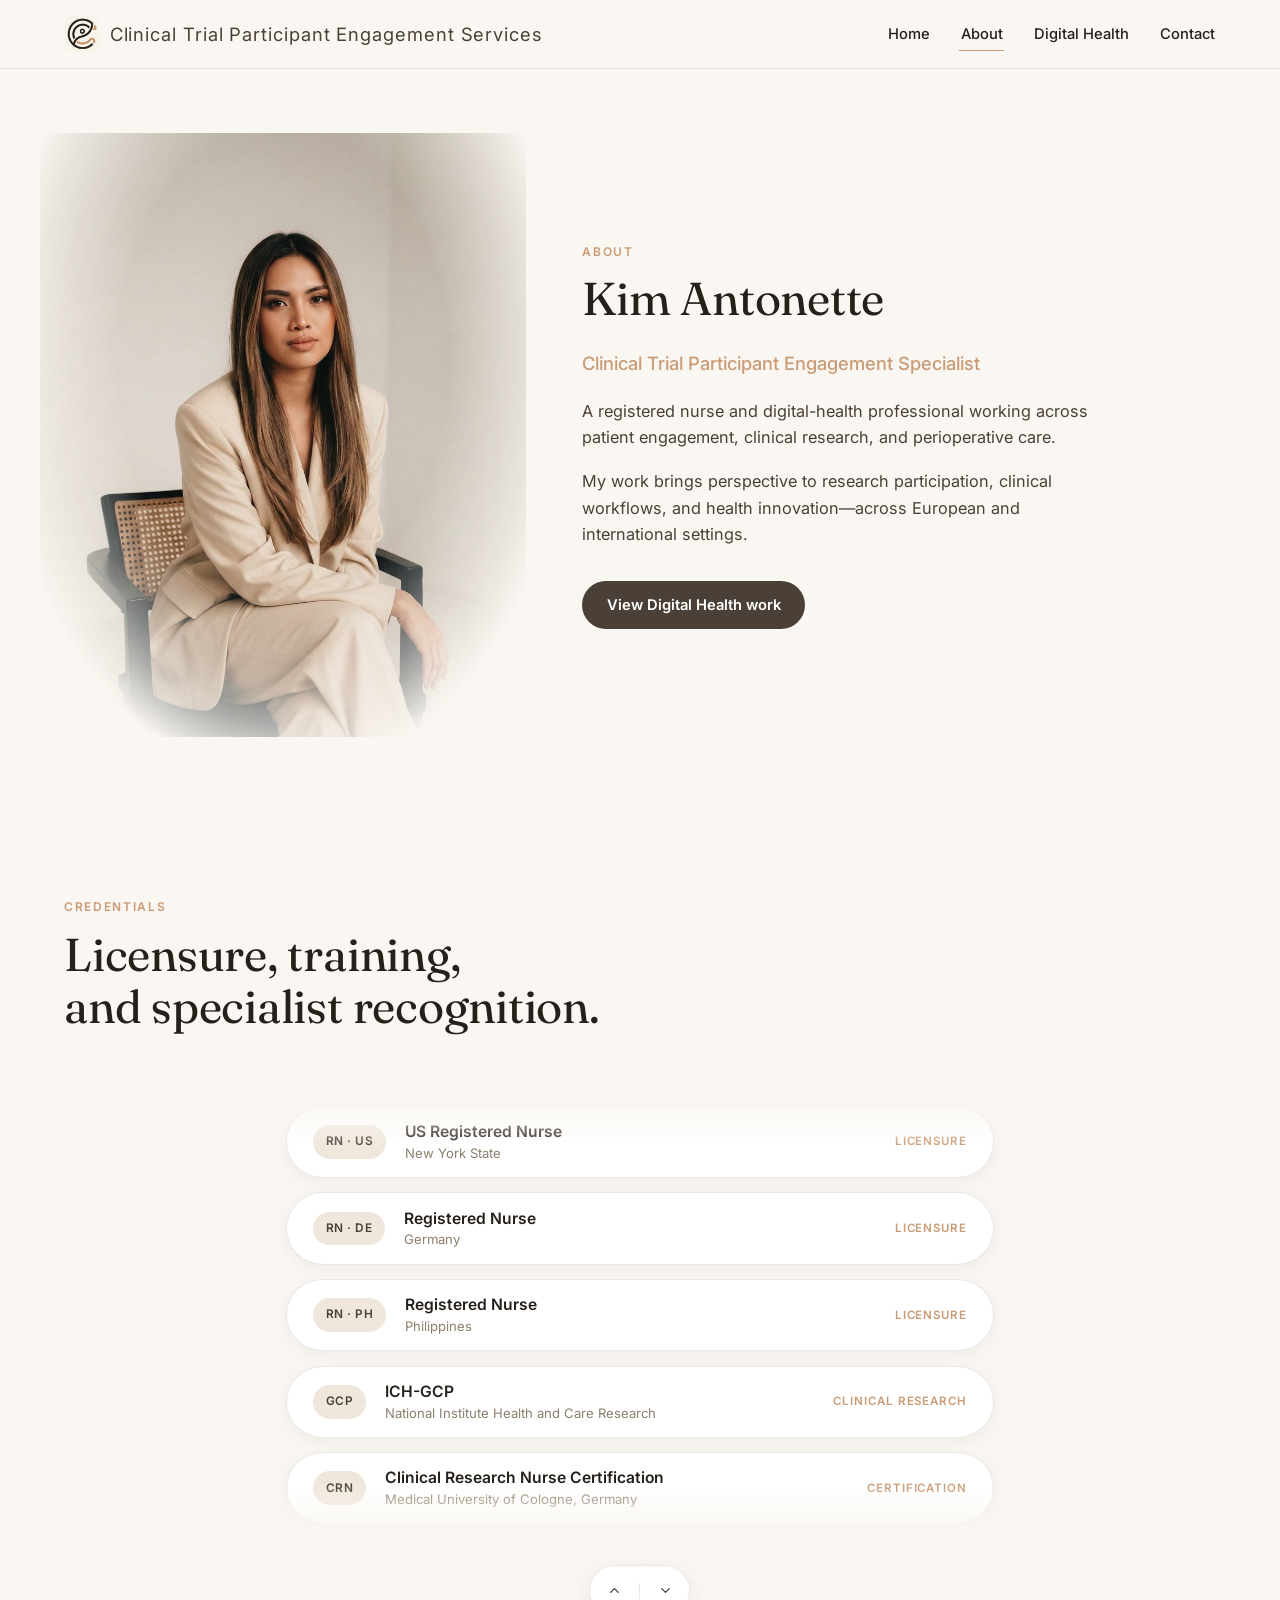
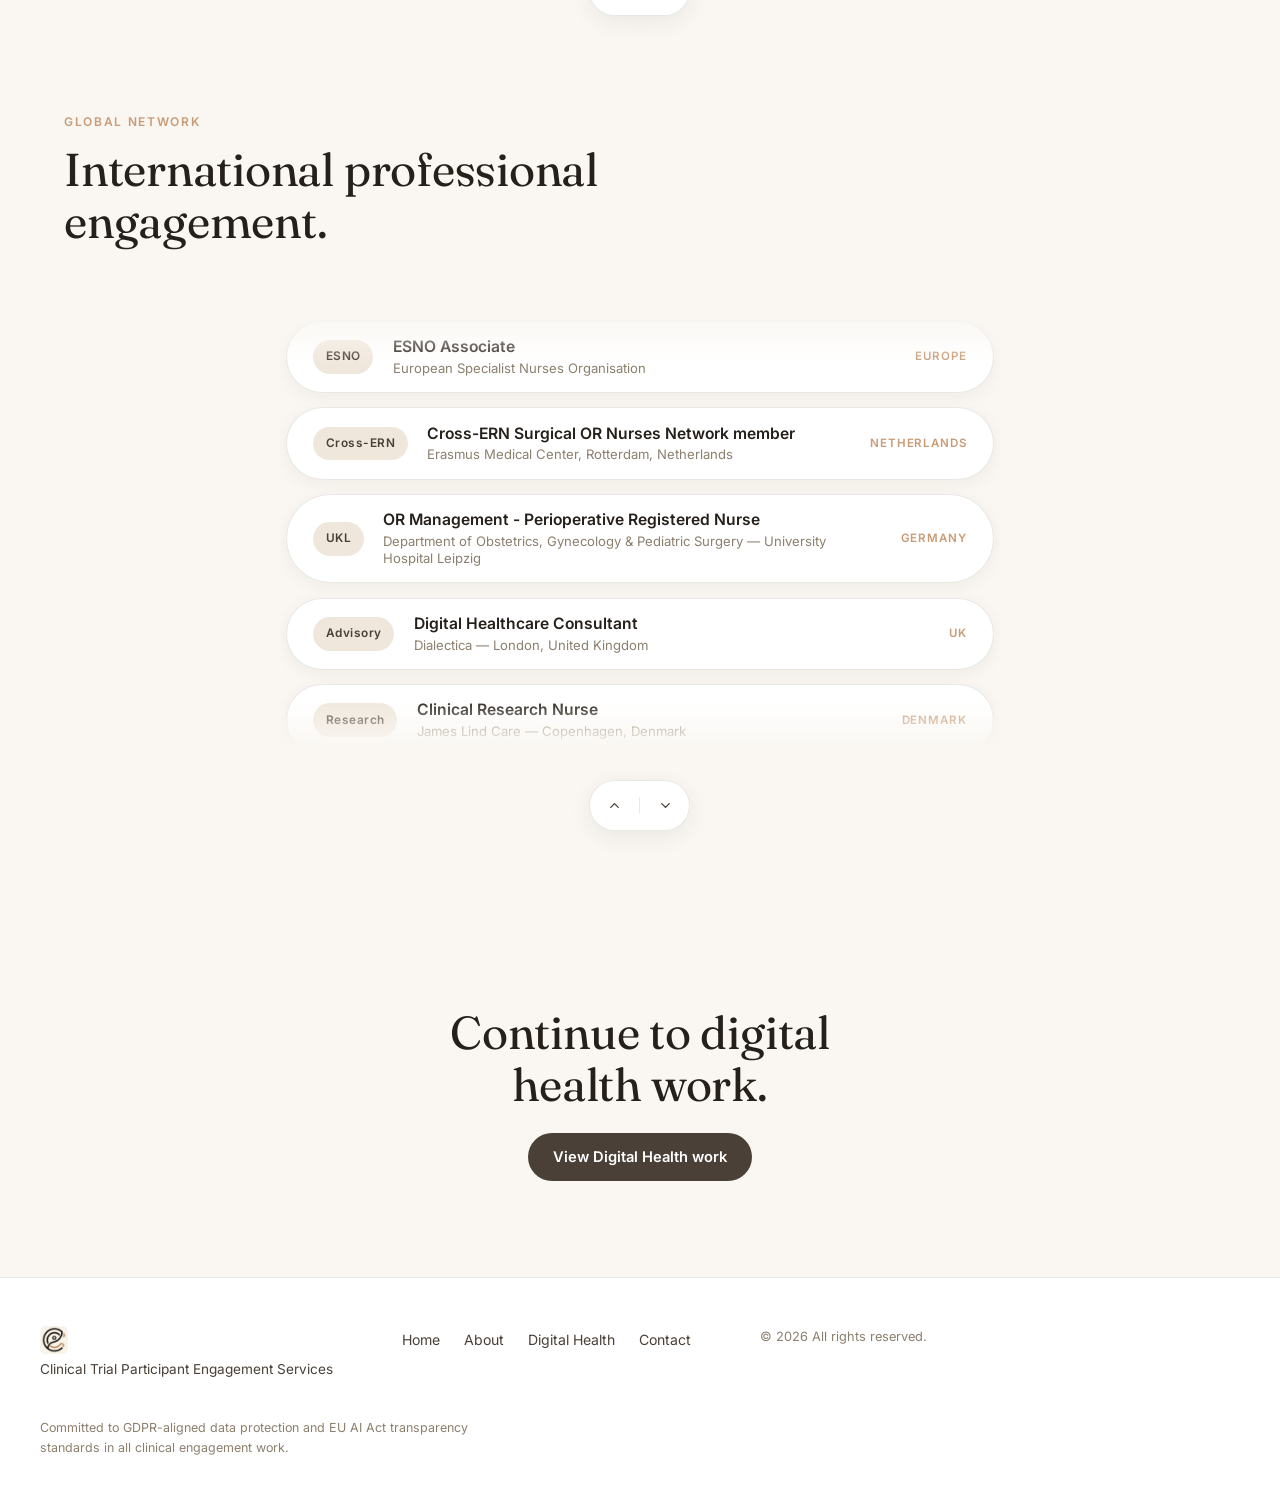
<file: about.html>
<!DOCTYPE html>
<html lang="en">
<head>
<meta charset="UTF-8">
<meta name="viewport" content="width=device-width, initial-scale=1.0">
<title>About — Clinical Trial Participant Engagement Services</title>
<meta name="description" content="A registered nurse and digital-health professional working across patient engagement, clinical research, and perioperative care.">
<link rel="preconnect" href="https://fonts.googleapis.com">
<link rel="preconnect" href="https://fonts.gstatic.com" crossorigin>
<link href="https://fonts.googleapis.com/css2?family=Fraunces:ital,wght@0,300;0,400;0,500;1,400&family=Inter:wght@400;500;600&display=swap" rel="stylesheet">
<link rel="icon" href="assets/images/favicon-mark-crop.png" type="image/png">
<link rel="stylesheet" href="styles/main.css">
<link rel="stylesheet" href="styles/photo-fade.css">
<style>.wordmark-sub{font-size:115%;}</style>
</head>
<body>

<a class="skip-link" href="#main">Skip to content</a>

<header class="site-header" data-reveal>
  <div class="header-inner">
    <a href="index.html" class="wordmark-link" aria-label="Clinical Trial Participant Engagement Services — home">
      <img src="assets/images/favicon-mark-crop.png" alt="" class="header-logo-icon" width="36" height="36">
      <span class="wordmark-text">
        <span class="wordmark-sub">Clinical Trial Participant Engagement Services</span>
      </span>
    </a>
    <button class="nav-toggle" id="navToggle" aria-expanded="false" aria-controls="primaryNav" aria-label="Open menu">
      <span></span><span></span><span></span>
    </button>
    <nav class="primary-nav" id="primaryNav" aria-label="Primary">
      <ul>
        <li><a href="index.html">Home</a></li>
        <li><a href="about.html" aria-current="page">About</a></li>
        <li><a href="digital-health.html">Digital Health</a></li>
        <li><a href="contact.html">Contact</a></li>
      </ul>
    </nav>
  </div>
</header>

<main id="main">

  <section class="about-hero">
    <div class="about-hero-inner">
      <div class="about-portrait" data-reveal>
        <img src="assets/images/about-photo-palette.png" alt="Portrait of Kim Antonette, Clinical Trial Participant Engagement Specialist" width="640" height="800" loading="eager">
      </div>

      <div class="about-intro" data-reveal>
        <p class="overline">About</p>
        <h2>Kim Antonette</h2>
        <p class="role-descriptor">Clinical Trial Participant Engagement Specialist</p>
        <p class="bio">A registered nurse and digital-health professional working across patient engagement, clinical research, and perioperative care.</p>
        <p class="bio">My work brings perspective to research participation, clinical workflows, and health innovation—across European and international settings.</p>
        <a class="btn btn-primary" href="digital-health.html">View Digital Health work</a>
      </div>
    </div>
  </section>

  <section class="credentials-section">
    <div class="section-head" data-reveal>
      <p class="overline">Credentials</p>
      <h2>Licensure, training,<br>and specialist recognition.</h2>
    </div>

    <div class="credentials-carousel-wrap" data-reveal>
      <div class="credentials-stack" id="credentialsStack">

        <div class="cred-card">
          <div class="cred-badge">RN · US</div>
          <div class="cred-info">
            <h3>US Registered Nurse</h3>
            <p class="cred-sub">New York State</p>
          </div>
          <span class="cred-category">Licensure</span>
        </div>

        <div class="cred-card">
          <div class="cred-badge">RN · DE</div>
          <div class="cred-info">
            <h3>Registered Nurse</h3>
            <p class="cred-sub">Germany</p>
          </div>
          <span class="cred-category">Licensure</span>
        </div>

        <div class="cred-card">
          <div class="cred-badge">RN · PH</div>
          <div class="cred-info">
            <h3>Registered Nurse</h3>
            <p class="cred-sub">Philippines</p>
          </div>
          <span class="cred-category">Licensure</span>
        </div>

        <div class="cred-card">
          <div class="cred-badge">GCP</div>
          <div class="cred-info">
            <h3>ICH-GCP</h3>
            <p class="cred-sub">National Institute Health and Care Research</p>
          </div>
          <span class="cred-category">Clinical Research</span>
        </div>

        <div class="cred-card">
          <div class="cred-badge">CRN</div>
          <div class="cred-info">
            <h3>Clinical Research Nurse Certification</h3>
            <p class="cred-sub">Medical University of Cologne, Germany</p>
          </div>
          <span class="cred-category">Certification</span>
        </div>

        <div class="cred-card">
          <div class="cred-info">
            <h3>German · English · Tagalog</h3>
          </div>
          <span class="cred-category">Language</span>
        </div>

        <div class="cred-card">
          <div class="cred-badge">MSc</div>
          <div class="cred-info">
            <h3>Master of Science Entrepreneurship in Digital Health</h3>
            <p class="cred-sub">Medical University of Graz, Austria</p>
          </div>
          <span class="cred-category">Education</span>
        </div>

        <div class="cred-card">
          <div class="cred-badge">BSN</div>
          <div class="cred-info">
            <h3>Bachelor of Science in Nursing</h3>
            <p class="cred-sub">Centro Escolar University, Philippines</p>
          </div>
          <span class="cred-category">Education</span>
        </div>

        <div class="cred-card">
          <div class="cred-badge">UX</div>
          <div class="cred-info">
            <h3>Design Thinking &amp; Fast Prototyping</h3>
            <p class="cred-sub">Medical University of Lodz, Poland</p>
          </div>
          <span class="cred-category">Specialist</span>
        </div>

        <div class="cred-card">
          <div class="cred-badge">R&amp;D</div>
          <div class="cred-info">
            <h3>Medical Research &amp; Development</h3>
            <p class="cred-sub">EURORDIS-Rare Diseases Europe</p>
          </div>
          <span class="cred-category">Research</span>
        </div>

      </div>

      <div class="stack-controls">
        <button type="button" id="prevCredBtn" aria-label="Previous credential">
          <svg viewBox="0 0 24 24"><polyline points="18 15 12 9 6 15"></polyline></svg>
        </button>
        <span class="stack-controls-divider"></span>
        <button type="button" id="nextCredBtn" aria-label="Next credential">
          <svg viewBox="0 0 24 24"><polyline points="6 9 12 15 18 9"></polyline></svg>
        </button>
      </div>
    </div>

    <!-- International Professional Engagement as matching Revolving Stack -->
    <div class="section-head" data-reveal style="margin-top: 5rem; padding: 0;">
      <p class="overline">Global Network</p>
      <h2>International professional<br>engagement.</h2>
    </div>

    <div class="credentials-carousel-wrap" data-reveal>
      <div class="credentials-stack" id="engagementStack">

        <div class="cred-card">
          <div class="cred-badge">ESNO</div>
          <div class="cred-info">
            <h3>ESNO Associate</h3>
            <p class="cred-sub">European Specialist Nurses Organisation</p>
          </div>
          <span class="cred-category">Europe</span>
        </div>

        <div class="cred-card">
          <div class="cred-badge">Cross-ERN</div>
          <div class="cred-info">
            <h3>Cross-ERN Surgical OR Nurses Network member</h3>
            <p class="cred-sub">Erasmus Medical Center, Rotterdam, Netherlands</p>
          </div>
          <span class="cred-category">Netherlands</span>
        </div>

        <div class="cred-card">
          <div class="cred-badge">UKL</div>
          <div class="cred-info">
            <h3>OR Management - Perioperative Registered Nurse</h3>
            <p class="cred-sub">Department of Obstetrics, Gynecology &amp; Pediatric Surgery — University Hospital Leipzig</p>
          </div>
          <span class="cred-category">Germany</span>
        </div>

        <div class="cred-card">
          <div class="cred-badge">Advisory</div>
          <div class="cred-info">
            <h3>Digital Healthcare Consultant</h3>
            <p class="cred-sub">Dialectica — London, United Kingdom</p>
          </div>
          <span class="cred-category">UK</span>
        </div>

        <div class="cred-card">
          <div class="cred-badge">Research</div>
          <div class="cred-info">
            <h3>Clinical Research Nurse</h3>
            <p class="cred-sub">James Lind Care — Copenhagen, Denmark</p>
          </div>
          <span class="cred-category">Denmark</span>
        </div>

      </div>

      <div class="stack-controls">
        <button type="button" id="prevEngBtn" aria-label="Previous engagement">
          <svg viewBox="0 0 24 24"><polyline points="18 15 12 9 6 15"></polyline></svg>
        </button>
        <span class="stack-controls-divider"></span>
        <button type="button" id="nextEngBtn" aria-label="Next engagement">
          <svg viewBox="0 0 24 24"><polyline points="6 9 12 15 18 9"></polyline></svg>
        </button>
      </div>
    </div>
  </section>

  <section class="closing-cta closing-cta-quiet" data-reveal>
    <div class="closing-inner">
      <h2>Continue to digital<br>health work.</h2>
      <a class="btn btn-primary" href="digital-health.html">View Digital Health work</a>
    </div>
  </section>

</main>

<footer class="site-footer">
  <div class="footer-inner">
    <div class="footer-brand">
      <div class="footer-brand-top">
        <img src="assets/images/favicon-mark-crop.png" alt="" class="footer-logo-icon" width="28" height="28">
      </div>
      <p>Clinical Trial Participant Engagement Services</p>
    </div>
    <nav aria-label="Footer">
      <ul>
        <li><a href="index.html">Home</a></li>
        <li><a href="about.html">About</a></li>
        <li><a href="digital-health.html">Digital Health</a></li>
        <li><a href="contact.html">Contact</a></li>
      </ul>
    </nav>
    <p class="footer-note">&copy; <span id="year"></span> All rights reserved.</p>
    <p class="footer-compliance">Committed to GDPR-aligned data protection and EU AI Act transparency standards in all clinical engagement work.</p>
  </div>
</footer>

<script src="scripts/main.js"></script>
</body>
</html>
</file>
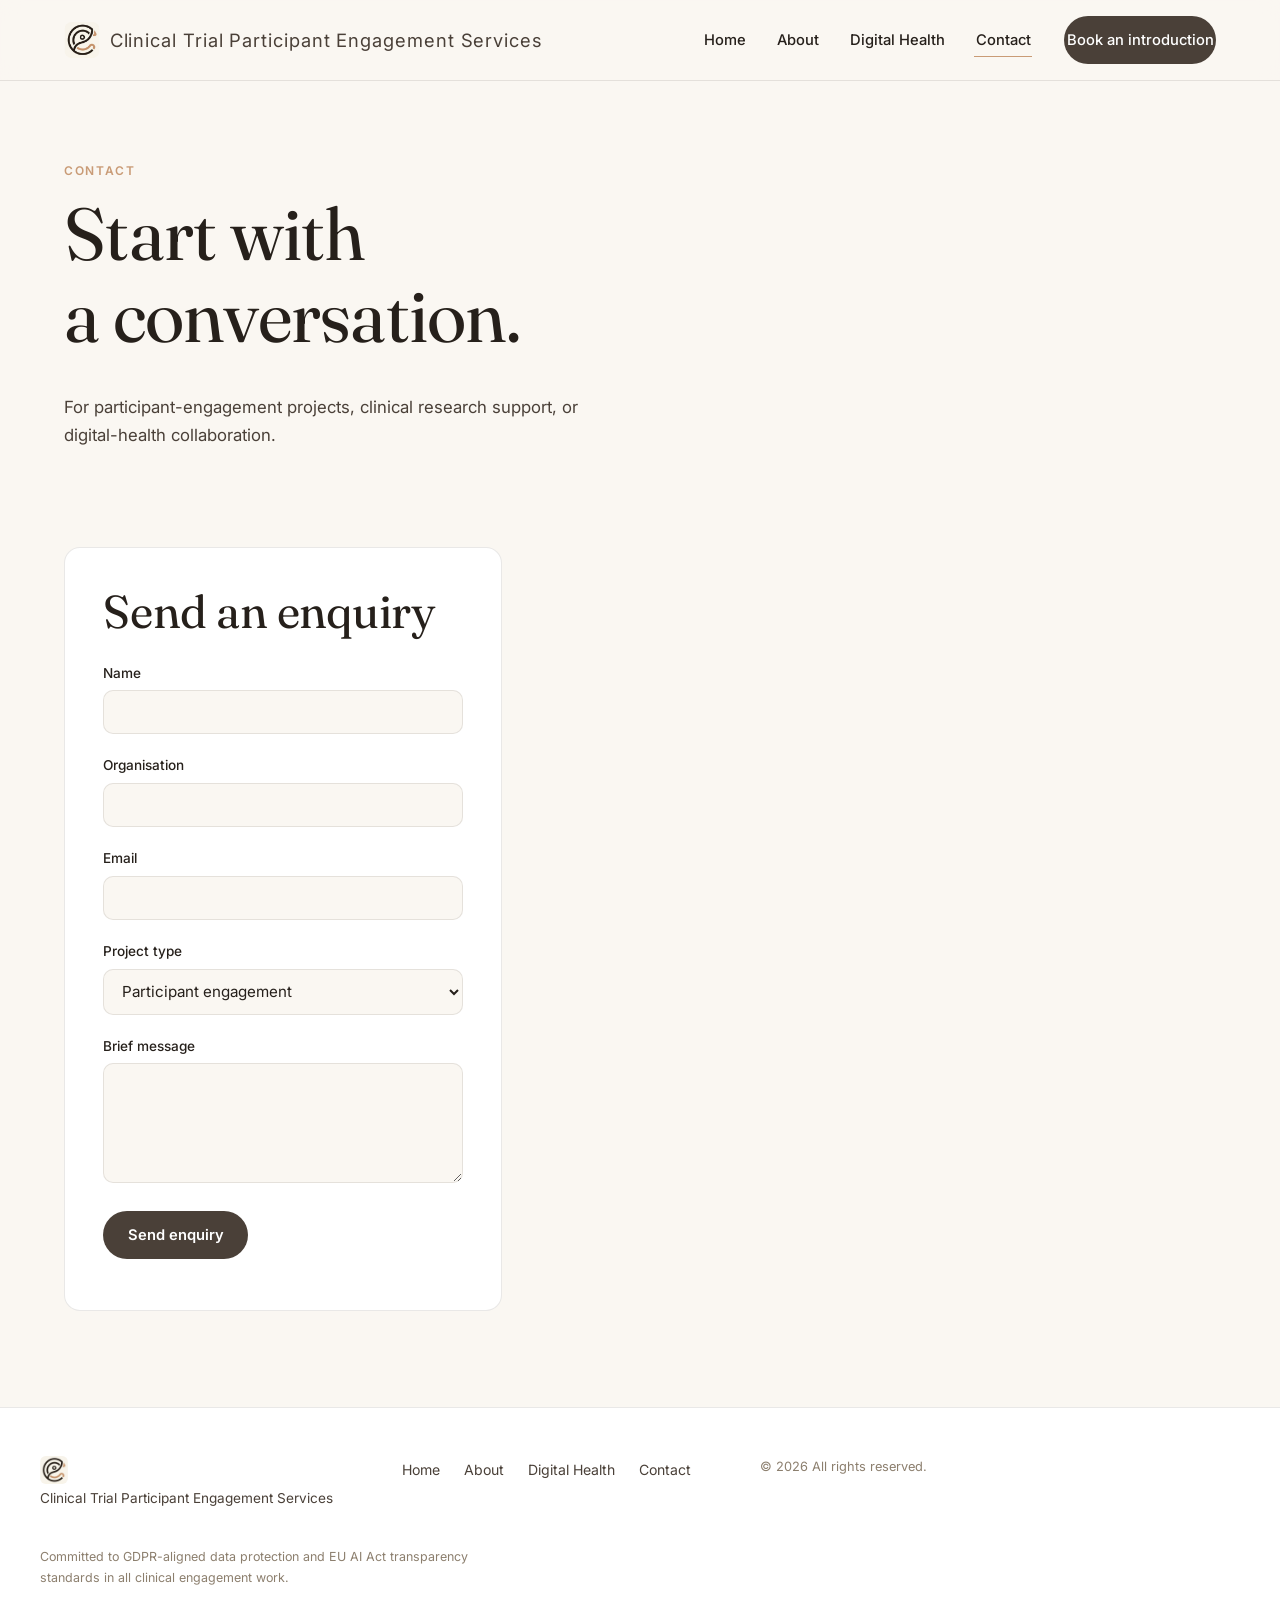
<file: contact.html>
<!DOCTYPE html>
<html lang="en">
<head>
<meta charset="UTF-8">
<meta name="viewport" content="width=device-width, initial-scale=1.0">
<title>Contact — Clinical Trial Participant Engagement Services</title>
<meta name="description" content="Start a conversation about participant engagement, clinical research support, or digital-health collaboration.">
<link rel="preconnect" href="https://fonts.googleapis.com">
<link rel="preconnect" href="https://fonts.gstatic.com" crossorigin>
<link href="https://fonts.googleapis.com/css2?family=Fraunces:ital,wght@0,300;0,400;0,500;1,400&family=Inter:wght@400;500;600&display=swap" rel="stylesheet">
<link rel="icon" href="assets/images/favicon-mark-crop.png" type="image/png">
<link rel="stylesheet" href="styles/main.css">
<style>.wordmark-sub{font-size:115%;}</style>
</head>
<body>

<a class="skip-link" href="#main">Skip to content</a>

<header class="site-header" data-reveal>
  <div class="header-inner">
    <a href="index.html" class="wordmark-link" aria-label="Clinical Trial Participant Engagement Services — home">
      <img src="assets/images/favicon-mark-crop.png" alt="" class="header-logo-icon" width="36" height="36">
      <span class="wordmark-text">
        <span class="wordmark-sub">Clinical Trial Participant Engagement Services</span>
      </span>
    </a>
    <button class="nav-toggle" id="navToggle" aria-expanded="false" aria-controls="primaryNav" aria-label="Open menu">
      <span></span><span></span><span></span>
    </button>
    <nav class="primary-nav" id="primaryNav" aria-label="Primary">
      <ul>
        <li><a href="index.html">Home</a></li>
        <li><a href="about.html">About</a></li>
        <li><a href="digital-health.html">Digital Health</a></li>
        <li><a href="contact.html" aria-current="page">Contact</a></li>
      </ul>
      <a class="btn btn-primary nav-cta" href="https://calendly.com/bykimantonette/30min" target="_blank" rel="noopener noreferrer">Book an introduction</a>
    </nav>
  </div>
</header>

<main id="main">

  <section class="page-hero" data-reveal>
    <p class="overline">Contact</p>
    <h1>Start with<br>a conversation.</h1>
    <p class="page-hero-sub">For participant-engagement projects, clinical research support, or digital-health collaboration.</p>
  </section>

  <section class="contact-section">
    <div class="contact-inner">


      <div class="contact-form-wrap" data-reveal>
        <h2>Send an enquiry</h2>
        <!--
          FORM SUBMISSION: connected via Formspree.
          Endpoint: https://formspree.io/f/mdekkqdo
          Submissions are emailed to the address registered on the
          Formspree account. Free plan allows up to 50 submissions/month.
        -->
        <form class="contact-form" action="https://formspree.io/f/mdekkqdo" method="POST">
          <input type="hidden" name="_subject" value="New enquiry — Clinical Trial Participant Engagement Services website">
          <div class="form-row">
            <label for="name">Name</label>
            <input type="text" id="name" name="name" autocomplete="name" required>
          </div>
          <div class="form-row">
            <label for="organisation">Organisation</label>
            <input type="text" id="organisation" name="organisation" autocomplete="organization">
          </div>
          <div class="form-row">
            <label for="email">Email</label>
            <input type="email" id="email" name="email" autocomplete="email" required>
          </div>
          <div class="form-row">
            <label for="project-type">Project type</label>
            <select id="project-type" name="project-type">
              <option value="participant-engagement">Participant engagement</option>
              <option value="clinical-research-support">Clinical research support</option>
              <option value="digital-health-advisory">Digital health advisory</option>
              <option value="research-innovation-support">Research &amp; innovation support</option>
              <option value="other">Other</option>
            </select>
          </div>
          <div class="form-row">
            <label for="message">Brief message</label>
            <textarea id="message" name="message" rows="5" required></textarea>
          </div>
          <button type="submit" class="btn btn-primary form-submit">Send enquiry</button>
          <p class="form-note" id="formNote" role="status" aria-live="polite"></p>
        </form>
      </div>

    </div>
  </section>

</main>

<footer class="site-footer">
  <div class="footer-inner">
    <div class="footer-brand">
      <div class="footer-brand-top">
        <img src="assets/images/favicon-mark-crop.png" alt="" class="footer-logo-icon" width="28" height="28">
      </div>
      <p>Clinical Trial Participant Engagement Services</p>
    </div>
    <nav aria-label="Footer">
      <ul>
        <li><a href="index.html">Home</a></li>
        <li><a href="about.html">About</a></li>
        <li><a href="digital-health.html">Digital Health</a></li>
        <li><a href="contact.html">Contact</a></li>
      </ul>
    </nav>
    <p class="footer-note">&copy; <span id="year"></span> All rights reserved.</p>
    <p class="footer-compliance">Committed to GDPR-aligned data protection and EU AI Act transparency standards in all clinical engagement work.</p>
  </div>
</footer>

<script src="scripts/main.js"></script>
</body>
</html>
</file>
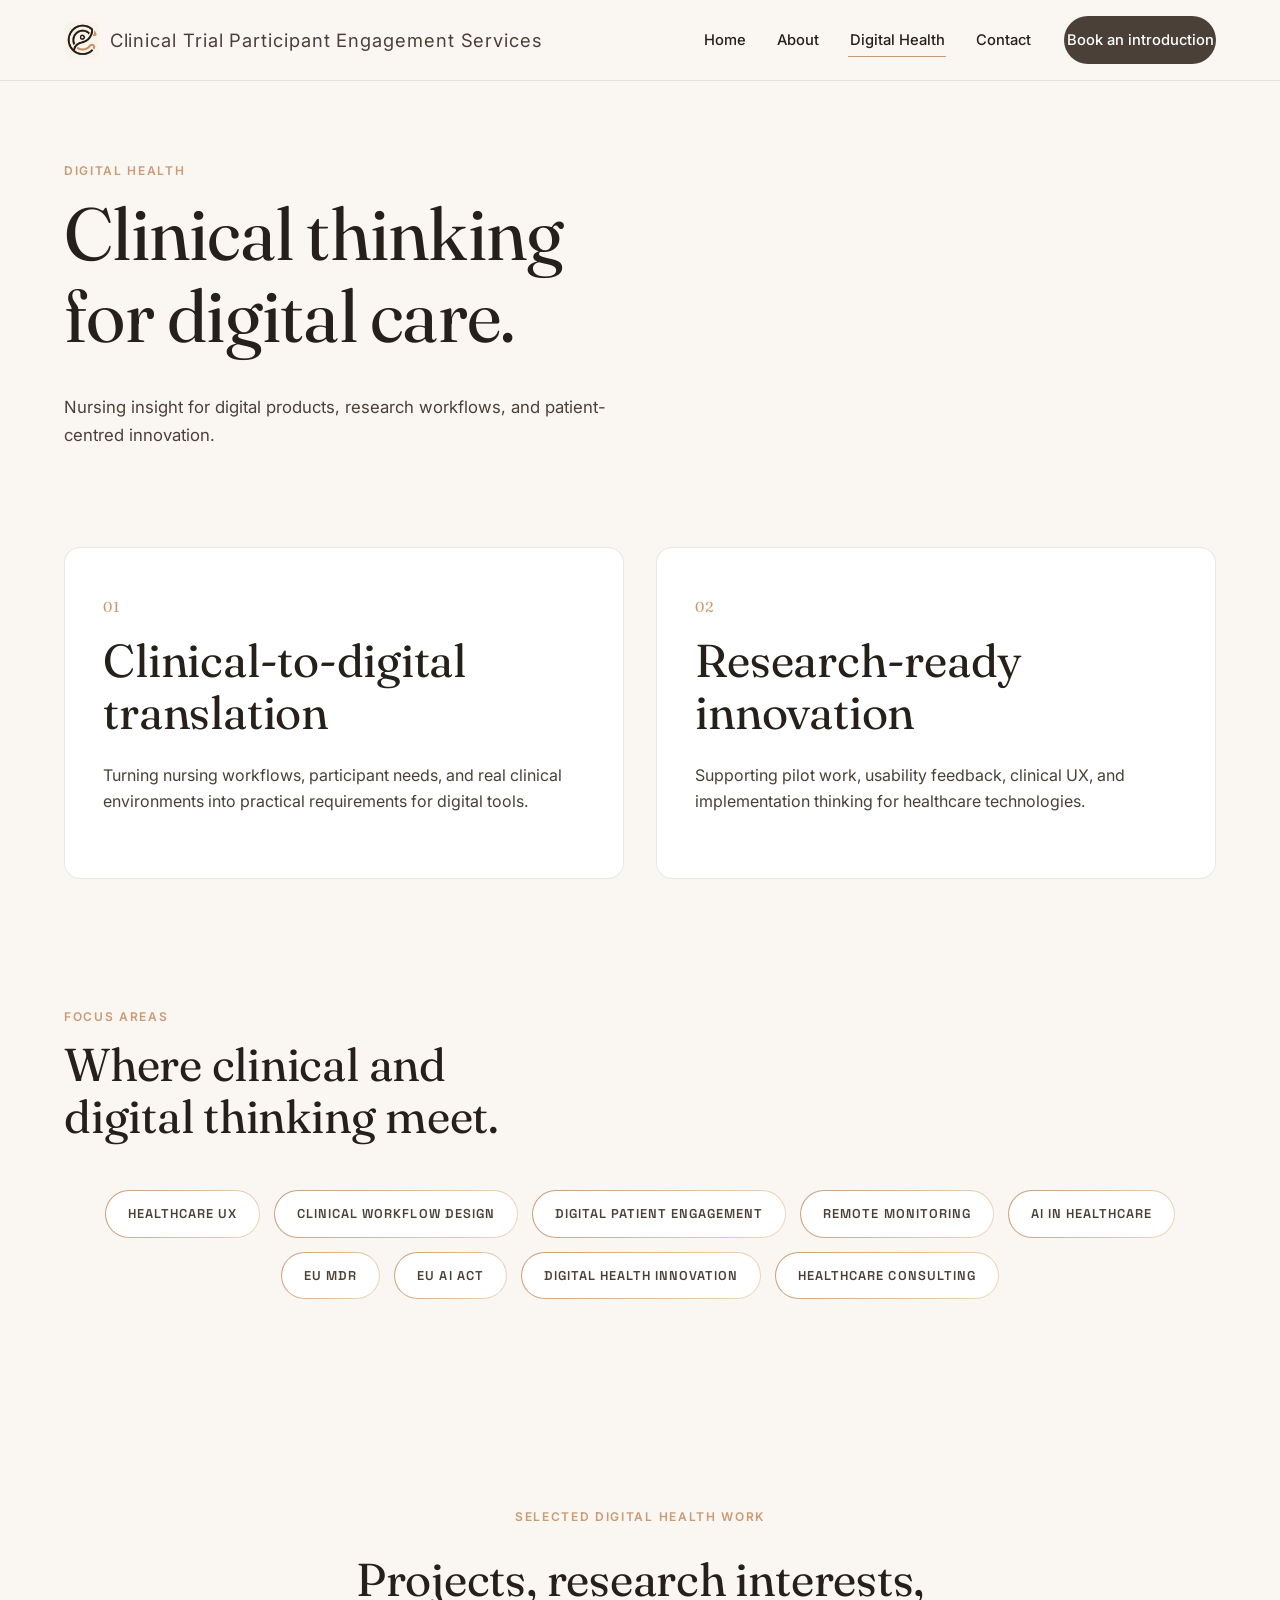
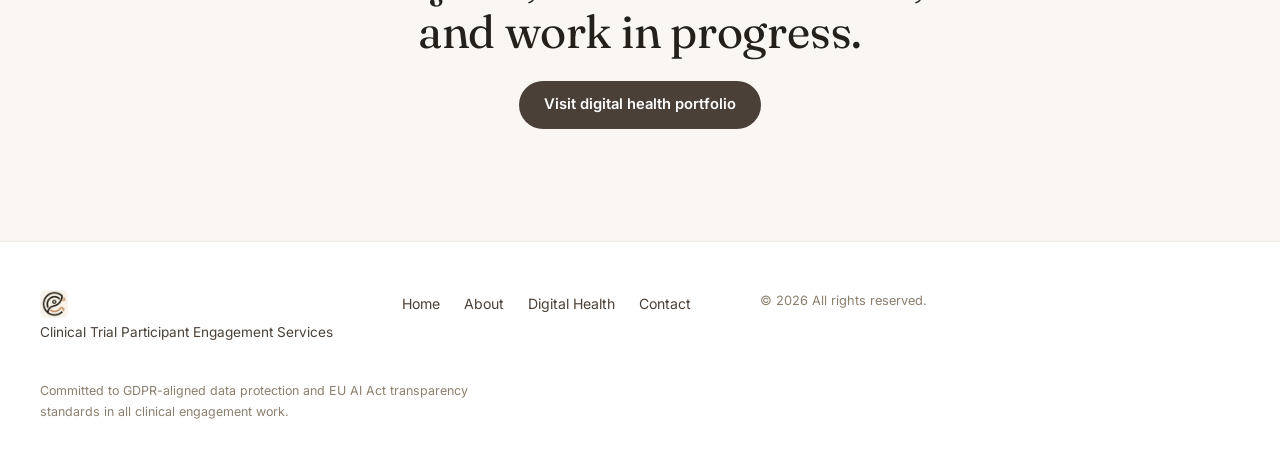
<file: digital-health.html>
<!DOCTYPE html>
<html lang="en">
<head>
<meta charset="UTF-8">
<meta name="viewport" content="width=device-width, initial-scale=1.0">
<title>Digital Health — Clinical Trial Participant Engagement Services</title>
<meta name="description" content="Nursing insight for digital products, research workflows, and patient-centred innovation.">
<link rel="preconnect" href="https://fonts.googleapis.com">
<link rel="preconnect" href="https://fonts.gstatic.com" crossorigin>
<link href="https://fonts.googleapis.com/css2?family=Fraunces:ital,wght@0,300;0,400;0,500;1,400&family=Inter:wght@400;500;600&family=Space+Grotesk:wght@500;600&display=swap" rel="stylesheet">
<link rel="icon" href="assets/images/favicon-mark-crop.png" type="image/png">
<link rel="stylesheet" href="styles/main.css">
<style>
.wordmark-sub{font-size:115%;}

.hero-credential{
  display: inline-block;
  margin-top: 16px;
  font-family: 'Space Grotesk', var(--font-body);
  font-weight: 600;
  text-transform: uppercase;
  letter-spacing: 0.08em;
  font-size: 0.75rem;
  padding: 9px 20px;
  border-radius: 999px;
  color: var(--cocoa);
  background: linear-gradient(var(--bg-paper), var(--bg-paper)) padding-box, linear-gradient(120deg, var(--terracotta), #f0d9bd) border-box;
  border: 1.5px solid transparent;
}

.focus-grid{
  display: flex;
  flex-wrap: wrap;
  justify-content: center;
  gap: 14px;
  background: none;
  border: none;
}
.focus-grid li{
  font-family: 'Space Grotesk', var(--font-body);
  font-weight: 600;
  text-transform: uppercase;
  letter-spacing: 0.08em;
  font-size: 0.8rem;
  padding: 12px 22px;
  border-radius: 999px;
  color: var(--cocoa);
  background: linear-gradient(var(--bg-paper), var(--bg-paper)) padding-box, linear-gradient(120deg, var(--terracotta), #f0d9bd) border-box;
  border: 1.5px solid transparent;
  opacity: 0;
  cursor: default;
  transition: box-shadow var(--transition), transform var(--transition);
}
.focus-grid li.is-visible{
  animation: chipFlickerIn 0.7s ease forwards;
}
.focus-grid li:hover{
  transform: translateY(-2px);
  box-shadow: 0 0 0 1px rgba(201,155,118,0.35), 0 0 18px rgba(201,155,118,0.4);
}
@keyframes chipFlickerIn{
  0%   { opacity: 0;   transform: translateY(14px); }
  15%  { opacity: 0.5; transform: translateY(10px); }
  30%  { opacity: 0.1; transform: translateY(8px); }
  50%  { opacity: 0.85;transform: translateY(4px); }
  70%  { opacity: 0.35;transform: translateY(2px); }
  100% { opacity: 1;   transform: translateY(0); }
}
</style>
</head>
<body>

<a class="skip-link" href="#main">Skip to content</a>

<header class="site-header" data-reveal>
  <div class="header-inner">
    <a href="index.html" class="wordmark-link" aria-label="Clinical Trial Participant Engagement Services — home">
      <img src="assets/images/favicon-mark-crop.png" alt="" class="header-logo-icon" width="36" height="36">
      <span class="wordmark-text">
        <span class="wordmark-sub">Clinical Trial Participant Engagement Services</span>
      </span>
    </a>
    <button class="nav-toggle" id="navToggle" aria-expanded="false" aria-controls="primaryNav" aria-label="Open menu">
      <span></span><span></span><span></span>
    </button>
    <nav class="primary-nav" id="primaryNav" aria-label="Primary">
      <ul>
        <li><a href="index.html">Home</a></li>
        <li><a href="about.html">About</a></li>
        <li><a href="digital-health.html" aria-current="page">Digital Health</a></li>
        <li><a href="contact.html">Contact</a></li>
      </ul>
      <a class="btn btn-primary nav-cta" href="https://calendly.com/bykimantonette/30min" target="_blank" rel="noopener noreferrer">Book an introduction</a>
    </nav>
  </div>
</header>

<main id="main">

  <section class="page-hero" data-reveal>
    <p class="overline">Digital Health</p>
    <h1>Clinical thinking<br>for digital care.</h1>
    <p class="page-hero-sub">Nursing insight for digital products, research workflows, and patient-centred innovation.</p>
  </section>

  <section class="capability-panels">
    <article class="capability-panel" data-reveal>
      <span class="service-index">01</span>
      <h2>Clinical-to-digital translation</h2>
      <p>Turning nursing workflows, participant needs, and real clinical environments into practical requirements for digital tools.</p>
    </article>
    <article class="capability-panel" data-reveal>
      <span class="service-index">02</span>
      <h2>Research-ready innovation</h2>
      <p>Supporting pilot work, usability feedback, clinical UX, and implementation thinking for healthcare technologies.</p>
    </article>
  </section>

  <section class="focus-areas">
    <div class="section-head" data-reveal>
      <p class="overline">Focus areas</p>
      <h2>Where clinical and<br>digital thinking meet.</h2>
    </div>
    <ul class="focus-grid" data-reveal>
      <li>Healthcare UX</li>
      <li>Clinical workflow design</li>
      <li>Digital patient engagement</li>
      <li>Remote monitoring</li>
      <li>AI in healthcare</li>
      <li>EU MDR</li>
      <li>EU AI Act</li>
      <li>Digital Health innovation</li>
      <li>Healthcare Consulting</li>
    </ul>
  </section>

  <section class="closing-cta" data-reveal>
    <div class="closing-inner">
      <p class="overline">Selected digital health work</p>
      <h2>Projects, research interests,<br>and work in progress.</h2>
      <a class="btn btn-primary" href="https://linktr.ee/kimantonettelazaro" target="_blank" rel="noopener noreferrer">Visit digital health portfolio</a>
    </div>
  </section>

</main>

<footer class="site-footer">
  <div class="footer-inner">
    <div class="footer-brand">
      <div class="footer-brand-top">
        <img src="assets/images/favicon-mark-crop.png" alt="" class="footer-logo-icon" width="28" height="28">
      </div>
      <p>Clinical Trial Participant Engagement Services</p>
    </div>
    <nav aria-label="Footer">
      <ul>
        <li><a href="index.html">Home</a></li>
        <li><a href="about.html">About</a></li>
        <li><a href="digital-health.html">Digital Health</a></li>
        <li><a href="contact.html">Contact</a></li>
      </ul>
    </nav>
    <p class="footer-note">&copy; <span id="year"></span> All rights reserved.</p>
    <p class="footer-compliance">Committed to GDPR-aligned data protection and EU AI Act transparency standards in all clinical engagement work.</p>
  </div>
</footer>

<script src="scripts/main.js"></script>
<script>
document.addEventListener('DOMContentLoaded', function () {
  var items = document.querySelectorAll('.focus-grid li');
  items.forEach(function (item, index) {
    item.style.animationDelay = (index * 90) + 'ms';
  });
  if ('IntersectionObserver' in window) {
    var observer = new IntersectionObserver(function (entries) {
      entries.forEach(function (entry) {
        if (entry.isIntersecting) {
          entry.target.classList.add('is-visible');
          observer.unobserve(entry.target);
        }
      });
    }, { threshold: 0.2 });
    items.forEach(function (item) { observer.observe(item); });
  } else {
    items.forEach(function (item) { item.classList.add('is-visible'); });
  }
});
</script>
</body>
</html>
</file>
<file: styles/main.css>
/* ==============================================================
   Kim Antonette — main.css
   Editorial, warm-monochromatic design system.
   No frameworks. Custom properties for easy re-theming.
   Light palette is forced site-wide (no automatic dark mode).
   ============================================================== */

:root{
  --ivory: #FAF7F2;
  --paper: #FFFFFF;
  --sand: #EFE7DC;
  --taupe: #8C7F6E;
  --cocoa: #4A4038;
  --espresso: #26201B;
  --terracotta: #C99B76;

  --bg: var(--ivory);
  --bg-paper: var(--paper);
  --bg-sand: var(--sand);
  --text: var(--espresso);
  --text-muted: var(--cocoa);
  --accent: var(--terracotta);
  --border: rgba(38,32,27,0.10);

  --font-display: "Fraunces", "Iowan Old Style", Georgia, serif;
  --font-body: "Inter", -apple-system, BlinkMacSystemFont, "Segoe UI", sans-serif;

  --container: 1200px;
  --radius-lg: 28px;
  --radius-md: 16px;
  --radius-sm: 10px;

  --transition: 320ms cubic-bezier(0.4,0,0.2,1);
}

*, *::before, *::after{ box-sizing: border-box; }
html{ scroll-behavior: smooth; color-scheme: light; }
@media (prefers-reduced-motion: reduce){
  html{ scroll-behavior: auto; }
  *, *::before, *::after{
    animation-duration: 0.001ms !important;
    animation-iteration-count: 1 !important;
    transition-duration: 0.001ms !important;
    scroll-behavior: auto !important;
  }
}

body{
  margin: 0;
  background: var(--bg);
  color: var(--text);
  font-family: var(--font-body);
  font-size: 1rem;
  line-height: 1.65;
  -webkit-font-smoothing: antialiased;
  overflow-x: hidden;
}

img{ max-width: 100%; display: block; }

h1, h2, h3{
  font-family: var(--font-display);
  font-weight: 400;
  color: var(--text);
  line-height: 1.12;
  margin: 0 0 0.5em;
}
h1{ font-size: clamp(2.6rem, 6vw, 4.6rem); letter-spacing: -0.01em; }
h2{ font-size: clamp(1.9rem, 3.6vw, 2.9rem); letter-spacing: -0.005em; }
h3{ font-size: 1.3rem; font-weight: 500; }
p{ margin: 0 0 1em; color: var(--text-muted); max-width: 60ch; }

a{ color: var(--text); text-decoration: none; }

.overline{
  font-family: var(--font-body);
  text-transform: uppercase;
  letter-spacing: 0.14em;
  font-size: 0.75rem;
  font-weight: 600;
  color: var(--accent);
  margin: 0 0 1em;
}

.skip-link{
  position: absolute;
  left: -999px;
  top: 0;
  background: var(--espresso);
  color: var(--paper);
  padding: 0.75em 1.25em;
  z-index: 1000;
  border-radius: 0 0 8px 0;
}
.skip-link:focus{ left: 0; }

.visually-hidden{
  position: absolute;
  width: 1px; height: 1px;
  overflow: hidden;
  clip: rect(0 0 0 0);
  white-space: nowrap;
}

:focus-visible{
  outline: 2px solid var(--accent);
  outline-offset: 3px;
  border-radius: 4px;
}

.btn{
  display: inline-flex;
  align-items: center;
  justify-content: center;
  min-height: 48px;
  padding: 0 1.6em;
  border-radius: 999px;
  font-family: var(--font-body);
  font-weight: 600;
  font-size: 0.92rem;
  text-decoration: none;
  border: 1px solid transparent;
  cursor: pointer;
  transition: background var(--transition), color var(--transition), border-color var(--transition), transform var(--transition);
}
.btn-primary{
  background: var(--cocoa);
  color: var(--paper);
}
.btn-primary:hover, .btn-primary:focus-visible{
  background: var(--terracotta);
  transform: translateY(-1px);
}
.btn-ghost{
  background: transparent;
  color: var(--text);
  border-color: var(--border);
}
.btn-ghost:hover, .btn-ghost:focus-visible{
  border-color: var(--cocoa);
  background: rgba(107,88,74,0.06);
}

.site-header{
  position: sticky;
  top: 0;
  z-index: 100;
  background: rgba(250,247,242,0.9);
  backdrop-filter: blur(10px);
  border-bottom: 1px solid var(--border);
}
.header-inner{
  max-width: var(--container);
  margin: 0 auto;
  padding: 1rem 1.5rem;
  display: flex;
  align-items: center;
  justify-content: space-between;
  gap: 1.5rem;
}
.wordmark-link{ display: flex; align-items: center; gap: 0.6rem; }
.wordmark-text{ display: flex; flex-direction: column; line-height: 1.2; }
.header-logo-icon{ width: 36px; height: 36px; border-radius: 8px; flex-shrink: 0; display: block; }
.wordmark{
  font-family: var(--font-display);
  font-size: 1.3rem;
  color: var(--text);
}
.wordmark-sub{
  font-size: 0.68rem;
  letter-spacing: 0.05em;
  color: var(--text-muted);
}
.primary-nav{
  display: flex;
  align-items: center;
  gap: 2rem;
}
.primary-nav ul{
  list-style: none;
  display: flex;
  gap: 1.75rem;
  margin: 0;
  padding: 0;
}
.primary-nav a{
  font-size: 0.92rem;
  font-weight: 500;
  padding: 0.5em 0.1em;
  position: relative;
}
.primary-nav a::after{
  content: "";
  position: absolute;
  left: 0; right: 100%;
  bottom: 0;
  height: 1px;
  background: var(--accent);
  transition: right var(--transition);
}
.primary-nav a:hover::after, .primary-nav a[aria-current="page"]::after{
  right: 0;
}
.nav-toggle{
  display: none;
  flex-direction: column;
  justify-content: center;
  gap: 5px;
  width: 44px;
  height: 44px;
  background: none;
  border: none;
  padding: 0;
  cursor: pointer;
  -webkit-appearance: none;
  appearance: none;
}
.nav-toggle span{
  display: block;
  height: 2px;
  background: var(--text);
  border-radius: 2px;
}

@media (max-width: 860px){
  .nav-toggle{ display: flex; }
  .primary-nav{
    position: absolute;
    top: 100%;
    left: 0; right: 0;
    background: var(--bg-paper);
    flex-direction: column;
    align-items: stretch;
    padding: 1rem 1.5rem 1.5rem;
    border-bottom: 1px solid var(--border);
    display: none;
    gap: 1rem;
  }
  .primary-nav.open{ display: flex; }
  .primary-nav ul{ flex-direction: column; gap: 0.25rem; }
  .primary-nav a{ display: block; padding: 0.75em 0; }
  .nav-cta{ align-self: flex-start; }
}

[data-reveal]{
  opacity: 0;
  transform: translateY(18px);
  transition: opacity 700ms ease, transform 700ms ease;
}
[data-reveal].is-visible{
  opacity: 1;
  transform: translateY(0);
}
@media (prefers-reduced-motion: reduce){
  [data-reveal]{ opacity: 1; transform: none; }
}

.hero{ padding: 5rem 1.5rem 6rem; }
.hero-inner{
  max-width: var(--container);
  margin: 0 auto;
  display: grid;
  grid-template-columns: 1.1fr 0.9fr;
  gap: 3rem;
  align-items: center;
}
.hero-headline{ margin-bottom: 0.6em; }
.hero-sub{ font-size: 1.1rem; max-width: 46ch; }
.hero-actions{ display: flex; gap: 1rem; flex-wrap: wrap; margin-top: 1.5rem; }
.hero-visual{
  border-radius: var(--radius-lg);
  overflow: hidden;
  background: var(--bg-sand);
  aspect-ratio: 4 / 4.6;
}
.hero-visual img,
.abstract-art{ width: 100%; height: 100%; object-fit: cover; display: block; }

@media (max-width: 900px){
  .hero-inner{ grid-template-columns: 1fr; }
  .hero-visual{ order: -1; max-height: 320px; }
}

.statement{
  background: var(--bg-sand);
  padding: 6rem 1.5rem;
}
.statement-inner{
  max-width: 880px;
  margin: 0 auto;
  text-align: center;
}
.statement-line{
  font-family: var(--font-display);
  font-style: italic;
  font-size: clamp(1.8rem, 4.2vw, 3rem);
  color: var(--text);
  line-height: 1.3;
  margin-bottom: 0.6em;
}
.statement-sub{
  max-width: 50ch;
  margin: 0 auto;
  font-size: 1.05rem;
}

.section-head{
  max-width: var(--container);
  margin: 0 auto;
  padding: 0 1.5rem;
}
.section-head .lead{ font-size: 1.05rem; max-width: 56ch; }

.services{ padding: 6rem 0; }
.services .section-head{ margin-bottom: 3rem; }
.services-grid{
  max-width: var(--container);
  margin: 0 auto;
  padding: 0 1.5rem;
  display: grid;
  grid-template-columns: repeat(2, 1fr);
  gap: 1.5rem;
}
.service{
  background: var(--bg-paper);
  border: 1px solid var(--border);
  border-radius: var(--radius-md);
  padding: 2.4rem;
}
.service-index{
  font-family: var(--font-display);
  font-size: 0.9rem;
  color: var(--accent);
  letter-spacing: 0.05em;
  display: block;
  margin-bottom: 1rem;
}
.service-feature{
  grid-column: span 2;
  background: var(--bg-sand);
  padding: 3rem;
}
.service-feature h3{ font-size: 1.7rem; }
.service-wide{ grid-column: span 2; }

@media (max-width: 760px){
  .services-grid{ grid-template-columns: 1fr; }
  .service-feature, .service-wide{ grid-column: span 1; }
}

.collaboration{ padding: 6rem 0; }
.collaboration .section-head{ margin-bottom: 3rem; }
.collab-grid{
  max-width: var(--container);
  margin: 0 auto;
  padding: 0 1.5rem;
  display: grid;
  grid-template-columns: repeat(3, 1fr);
  gap: 2rem;
}
.collab-block{
  border-top: 1px solid var(--border);
  padding-top: 1.5rem;
}
.fine-print{ font-size: 0.85rem; }
.fine-print-muted{ color: var(--taupe); font-style: italic; }
.network-list{
  list-style: none;
  margin: 0; padding: 0;
  display: flex;
  flex-direction: column;
  gap: 0.9rem;
}
.network-list li{
  font-size: 0.92rem;
  color: var(--text-muted);
  line-height: 1.5;
}
.network-tag{
  display: block;
  font-size: 0.68rem;
  text-transform: uppercase;
  letter-spacing: 0.08em;
  color: var(--accent);
  font-weight: 600;
  margin-bottom: 0.15em;
}

@media (max-width: 900px){
  .collab-grid{ grid-template-columns: 1fr; }
}

.credentials-strip{
  background: var(--espresso);
  color: var(--paper);
  overflow: hidden;
  padding: 1.4rem 0;
}
.ticker{ width: 100%; overflow: hidden; }
.ticker-track{
  display: inline-flex;
  gap: 0.6rem;
  white-space: nowrap;
  animation: ticker-scroll 32s linear infinite;
  font-size: 0.85rem;
  letter-spacing: 0.04em;
  color: var(--sand);
}
.ticker-track span{ padding: 0 0.2rem; }
@keyframes ticker-scroll{
  from{ transform: translateX(0); }
  to{ transform: translateX(-50%); }
}
@media (prefers-reduced-motion: reduce){
  .ticker-track{ animation: none; overflow-x: auto; }
}

.closing-cta{
  padding: 7rem 1.5rem;
  text-align: center;
}
.closing-cta-quiet{ padding: 4rem 1.5rem 6rem; }
.closing-inner{ max-width: 720px; margin: 0 auto; }
.closing-inner p{ margin: 0 auto 1.75rem; }

.site-footer{
  background: var(--bg-paper);
  border-top: 1px solid var(--border);
  padding: 3rem 1.5rem;
}
.footer-inner{
  max-width: var(--container);
  margin: 0 auto;
  display: flex;
  flex-wrap: wrap;
  gap: 2rem;
  justify-content: space-between;
  align-items: flex-start;
}
.footer-brand-top{ display: flex; align-items: center; gap: 0.5rem; }
.footer-logo-icon{ width: 28px; height: 28px; border-radius: 6px; flex-shrink: 0; display: block; }
.footer-brand p{ font-size: 0.85rem; margin: 0.25em 0 0; }
.footer-inner nav ul{
  list-style: none;
  display: flex;
  gap: 1.5rem;
  margin: 0; padding: 0;
}
.footer-inner nav a{ font-size: 0.88rem; color: var(--text-muted); }
.footer-note{ font-size: 0.8rem; color: var(--taupe); margin: 0; width: 100%; }
.footer-compliance{ font-size: 0.78rem; color: var(--taupe); margin: 0.35rem 0 0; width: 100%; }

.about-hero{ padding: 4rem 1.5rem 6rem; }
.about-hero-inner{
  max-width: var(--container);
  margin: 0 auto;
  display: grid;
  grid-template-columns: 0.85fr 1.15fr;
  gap: 3.5rem;
  align-items: center;
}
.about-portrait{
  border-radius: var(--radius-lg);
  overflow: hidden;
  background: var(--bg-sand);
  border: 1px solid var(--border);
}
.about-portrait img{ width: 100%; height: 100%; object-fit: cover; }
.role-descriptor{
  font-size: 1.15rem;
  color: var(--accent);
  font-weight: 500;
  margin-bottom: 1.2rem;
}
.bio{ font-size: 1.02rem; max-width: 52ch; }
.about-intro .btn{ margin-top: 1rem; }
.about-logo{ max-width: 220px; height: auto; margin: 1.5rem 0 0.5rem; display: block; }

@media (max-width: 860px){
  .about-hero-inner{ grid-template-columns: 1fr; }
}

.credentials-section{ padding: 4rem 1.5rem 6rem; max-width: var(--container); margin: 0 auto; }
.credentials-section .section-head{ padding: 0; margin-bottom: 3rem; }
.credentials-columns{
  display: grid;
  grid-template-columns: 1fr 1fr;
  gap: 3rem;
  margin-bottom: 3rem;
}
.credentials-col h3{
  font-size: 1.1rem;
  border-bottom: 1px solid var(--border);
  padding-bottom: 0.75rem;
  margin-bottom: 1.25rem;
}
.credential-list{
  list-style: none;
  margin: 0; padding: 0;
  display: flex;
  flex-direction: column;
  gap: 1rem;
}
.credential-list li{ font-size: 0.95rem; color: var(--text-muted); line-height: 1.5; }
.credential-sub{ font-size: 0.82rem; color: var(--taupe); }
.credentials-col-wide{ max-width: 640px; }

@media (max-width: 760px){
  .credentials-columns{ grid-template-columns: 1fr; }
}

.page-hero{
  max-width: var(--container);
  margin: 0 auto;
  padding: 5rem 1.5rem 3rem;
}
.page-hero-sub{ font-size: 1.05rem; max-width: 50ch; }

.capability-panels{
  max-width: var(--container);
  margin: 0 auto;
  padding: 2rem 1.5rem 6rem;
  display: grid;
  grid-template-columns: 1fr 1fr;
  gap: 2rem;
}
.capability-panel{
  background: var(--bg-paper);
  border: 1px solid var(--border);
  border-radius: var(--radius-md);
  padding: 3rem 2.4rem;
}
@media (max-width: 800px){
  .capability-panels{ grid-template-columns: 1fr; }
}

.focus-areas{ padding: 2rem 0 6rem; }
.focus-areas .section-head{ margin-bottom: 3rem; }
.focus-grid{
  max-width: var(--container);
  margin: 0 auto;
  padding: 0 1.5rem;
  list-style: none;
  display: grid;
  grid-template-columns: repeat(3, 1fr);
  gap: 1px;
  background: var(--border);
  border: 1px solid var(--border);
}
.focus-grid li{
  background: var(--bg-paper);
  padding: 1.75rem;
  font-family: var(--font-display);
  font-size: 1.15rem;
}
@media (max-width: 760px){
  .focus-grid{ grid-template-columns: 1fr 1fr; }
}
@media (max-width: 480px){
  .focus-grid{ grid-template-columns: 1fr; }
}

.contact-section{
  max-width: var(--container);
  margin: 0 auto;
  padding: 2rem 1.5rem 6rem;
}
.contact-inner{
  display: grid;
  grid-template-columns: 0.8fr 1.2fr;
  gap: 3.5rem;
}
.contact-list{
  list-style: none;
  margin: 0 0 2rem;
  padding: 0;
  display: flex;
  flex-direction: column;
  gap: 1.25rem;
}
.contact-list a{ color: var(--accent); font-weight: 500; word-break: break-word; }
.contact-label{
  display: block;
  font-size: 0.72rem;
  text-transform: uppercase;
  letter-spacing: 0.08em;
  color: var(--taupe);
  margin-bottom: 0.2em;
}
.contact-form-wrap{
  background: var(--bg-paper);
  border: 1px solid var(--border);
  border-radius: var(--radius-md);
  padding: 2.4rem;
}
.contact-form-wrap h2{ margin-bottom: 1.5rem; }
.form-row{ margin-bottom: 1.25rem; display: flex; flex-direction: column; gap: 0.4rem; }
.form-row label{ font-size: 0.85rem; font-weight: 500; color: var(--text); }
.form-row input,
.form-row select,
.form-row textarea{
  font-family: var(--font-body);
  font-size: 0.95rem;
  padding: 0.75em 0.9em;
  border-radius: var(--radius-sm);
  border: 1px solid var(--border);
  background: var(--bg);
  color: var(--text);
  min-height: 44px;
}
.form-row textarea{ resize: vertical; min-height: 120px; }
.form-submit{ margin-top: 0.5rem; }
.form-note{ font-size: 0.85rem; color: var(--taupe); margin: 0.75rem 0 0; }

@media (max-width: 860px){
  .contact-inner{ grid-template-columns: 1fr; }
}
</file>
<file: styles/photo-fade.css>
/* Fading portrait photo — blends directly into page background, no border */
.about-portrait,
.about-portrait img {
  border: none !important;
  border-radius: 0 !important;
  box-shadow: none !important;
  outline: none !important;
  background: transparent !important;
  padding: 0 !important;
}

.about-portrait {
  overflow: visible !important;
}

.about-portrait img {
  display: block;
  width: 100%;
  height: auto;
  object-fit: cover;
  -webkit-mask-image: radial-gradient(ellipse 62% 72% at 50% 38%, rgba(0,0,0,1) 55%, rgba(0,0,0,0) 96%);
  mask-image: radial-gradient(ellipse 62% 72% at 50% 38%, rgba(0,0,0,1) 55%, rgba(0,0,0,0) 96%);
  -webkit-mask-repeat: no-repeat;
  mask-repeat: no-repeat;
  -webkit-mask-size: 100% 100%;
  mask-size: 100% 100%;
}

/* Credentials Revolving Stack Mockup Styles */
.credentials-carousel-wrap {
  position: relative;
  max-width: 720px;
  margin: 2.5rem auto 0;
  padding: 1rem 0;
  display: flex;
  flex-direction: column;
  align-items: center;
}

.credentials-stack {
  width: 100%;
  display: flex;
  flex-direction: column;
  gap: 0.9rem;
  position: relative;
  overflow: hidden;
  max-height: 440px;
  padding: 0.6rem 0.4rem;
  mask-image: linear-gradient(to bottom, transparent 0%, black 12%, black 88%, transparent 100%);
  -webkit-mask-image: linear-gradient(to bottom, transparent 0%, black 12%, black 88%, transparent 100%);
}

.cred-card {
  background: var(--bg-paper);
  border: 1px solid var(--border);
  border-radius: 999px;
  padding: 0.95rem 1.6rem;
  display: flex;
  align-items: center;
  justify-content: space-between;
  gap: 1.2rem;
  box-shadow: 0 4px 18px rgba(38, 32, 27, 0.05);
  transition: transform 0.35s cubic-bezier(0.2, 0.8, 0.2, 1),
              opacity 0.35s ease,
              box-shadow 0.3s ease;
  cursor: default;
}

.cred-card:hover {
  transform: translateY(-2px) scale(1.01);
  box-shadow: 0 8px 24px rgba(38, 32, 27, 0.09);
  border-color: var(--terracotta);
}

.cred-badge {
  background: var(--bg-sand);
  color: var(--cocoa);
  font-family: var(--font-body);
  font-size: 0.74rem;
  font-weight: 600;
  letter-spacing: 0.04em;
  padding: 0.45rem 0.8rem;
  border-radius: 999px;
  flex-shrink: 0;
}

.cred-info {
  flex: 1;
  min-width: 0;
}

.cred-info h3 {
  font-size: 0.98rem;
  font-family: var(--font-body);
  font-weight: 600;
  margin: 0;
  color: var(--text);
  line-height: 1.3;
}

.cred-sub {
  font-size: 0.82rem;
  color: var(--taupe);
  margin: 0.15rem 0 0;
  line-height: 1.3;
}

.cred-category {
  font-size: 0.72rem;
  text-transform: uppercase;
  letter-spacing: 0.08em;
  color: var(--accent);
  font-weight: 600;
  white-space: nowrap;
}

/* Artistic Floating Pill Capsule Controls */
.stack-controls {
  display: inline-flex;
  align-items: center;
  justify-content: center;
  gap: 0.35rem;
  margin: 1.8rem auto 0;
  padding: 0.35rem;
  background: var(--bg-paper);
  border: 1px solid var(--border);
  border-radius: 999px;
  box-shadow: 0 6px 22px rgba(38, 32, 27, 0.07);
  backdrop-filter: blur(10px);
  width: fit-content;
}

.stack-controls button {
  background: transparent;
  border: 1px solid transparent;
  color: var(--cocoa);
  width: 38px;
  height: 38px;
  border-radius: 50%;
  cursor: pointer;
  display: inline-flex;
  align-items: center;
  justify-content: center;
  transition: all 260ms cubic-bezier(0.4, 0, 0.2, 1);
  padding: 0;
}

.stack-controls button svg {
  width: 15px;
  height: 15px;
  stroke: currentColor;
  stroke-width: 2.2;
  fill: none;
  stroke-linecap: round;
  stroke-linejoin: round;
  transition: transform 260ms ease, stroke 260ms ease;
}

.stack-controls button:hover {
  background: var(--sand);
  color: var(--espresso);
  transform: scale(1.08);
}

.stack-controls button:hover svg {
  stroke: var(--terracotta);
}

.stack-controls button:active {
  transform: scale(0.95);
}

.stack-controls-divider {
  width: 1px;
  height: 16px;
  background: var(--border);
}

@media (max-width: 600px) {
  .cred-card {
    border-radius: var(--radius-md);
    padding: 0.85rem 1.1rem;
    flex-wrap: wrap;
  }
  .cred-category {
    width: 100%;
    margin-left: 2.8rem;
  }
}
</file>
